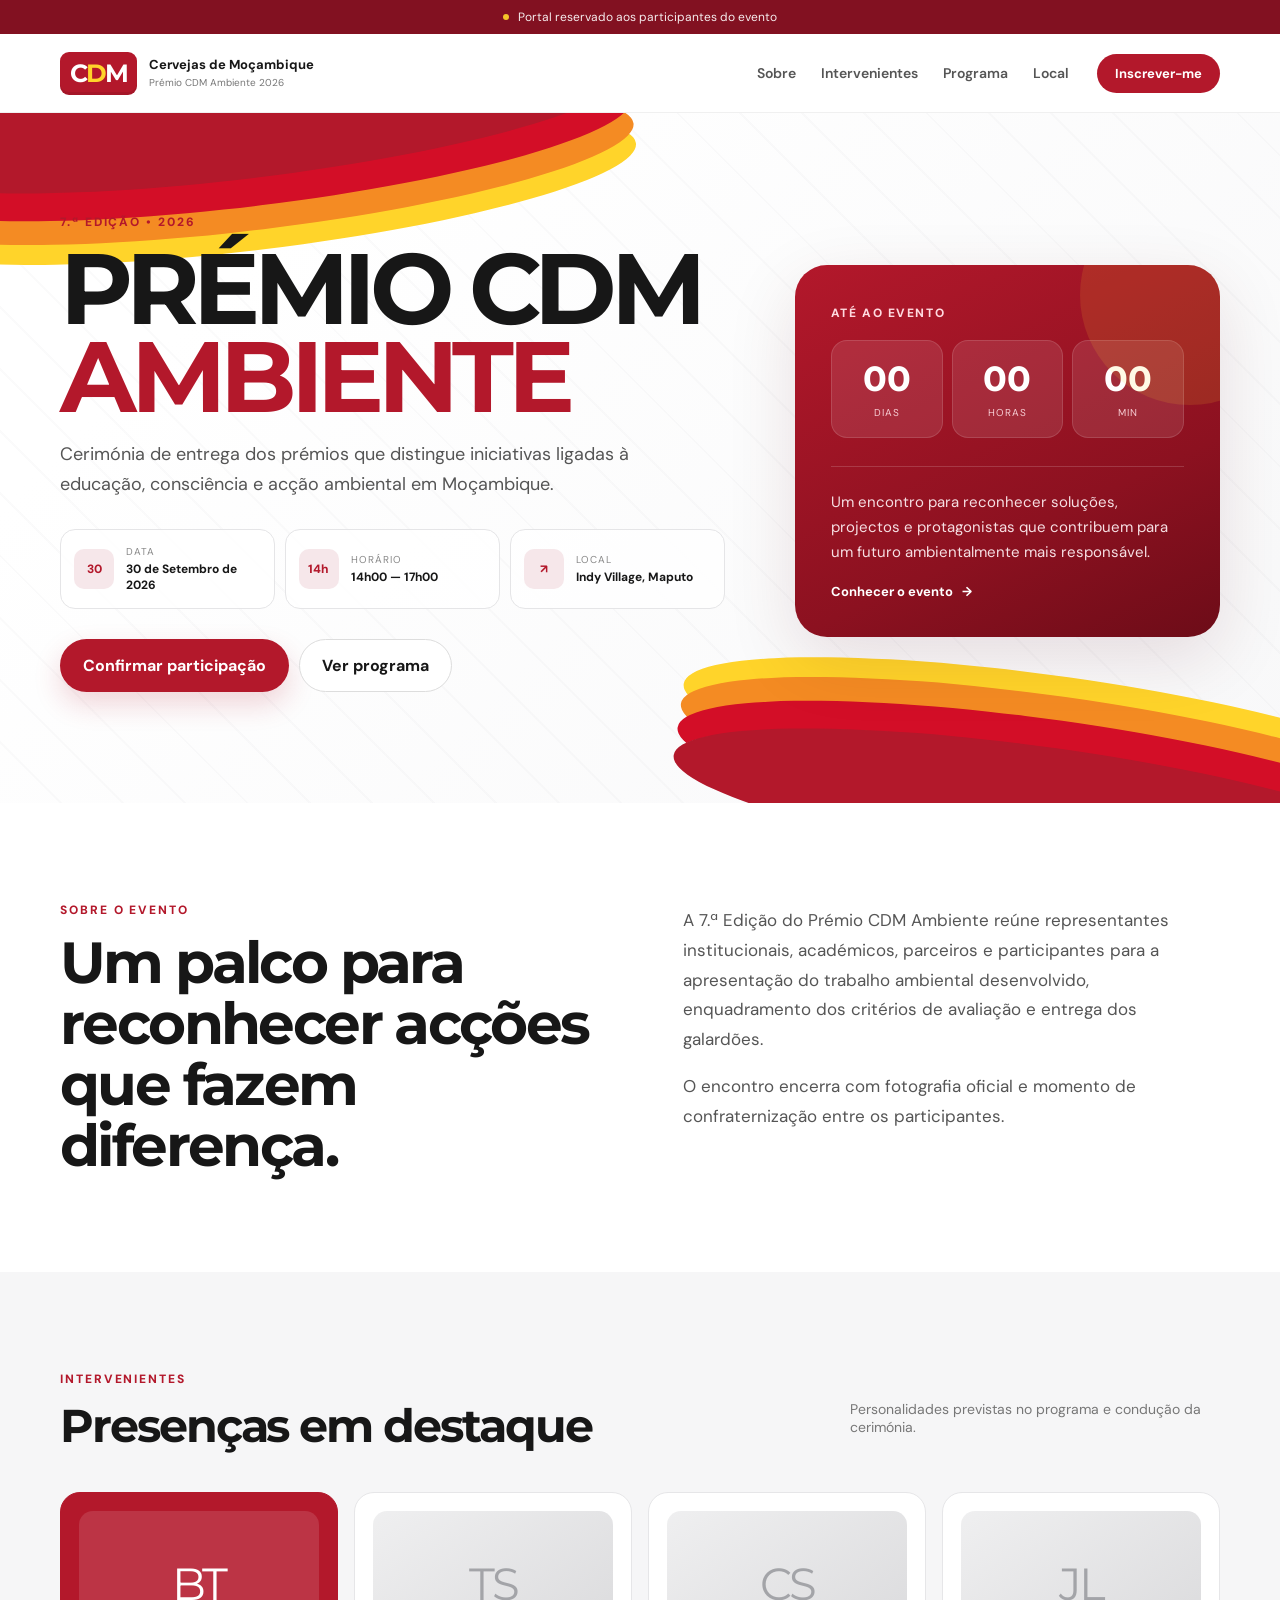
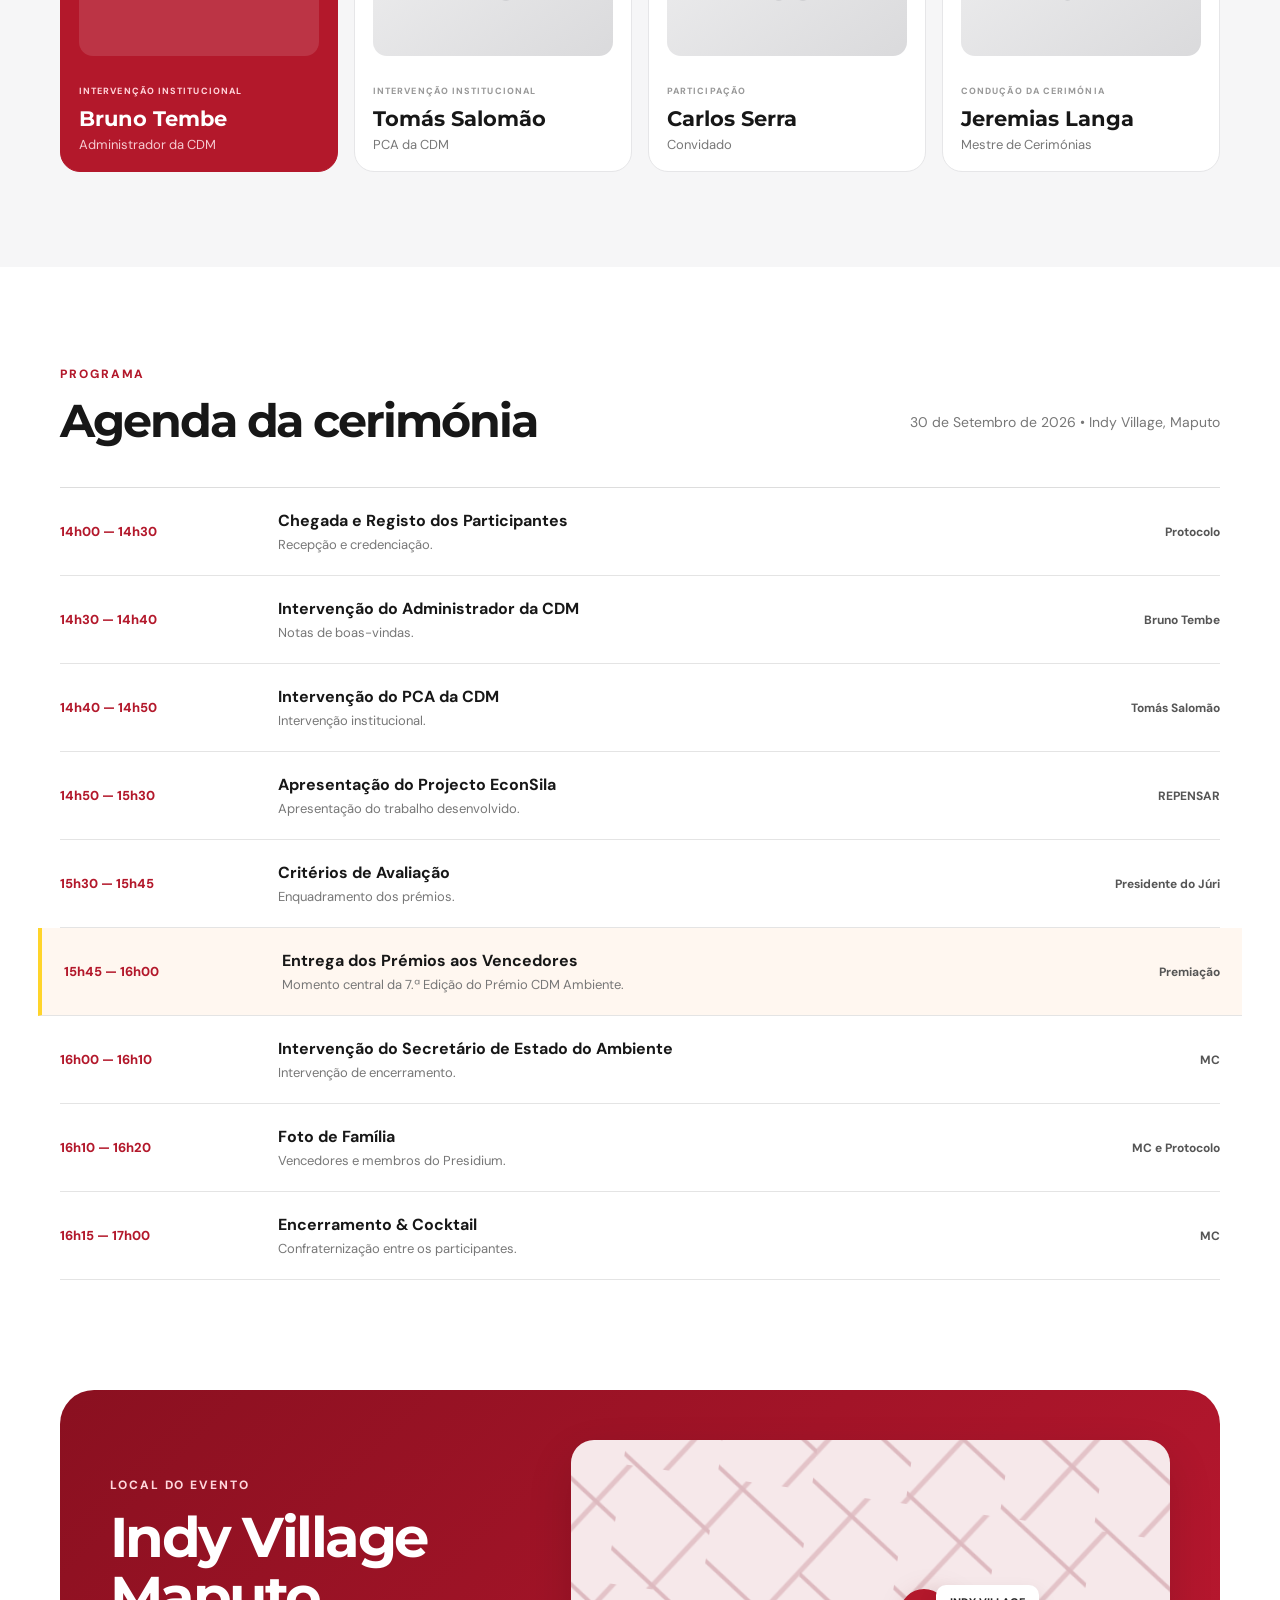
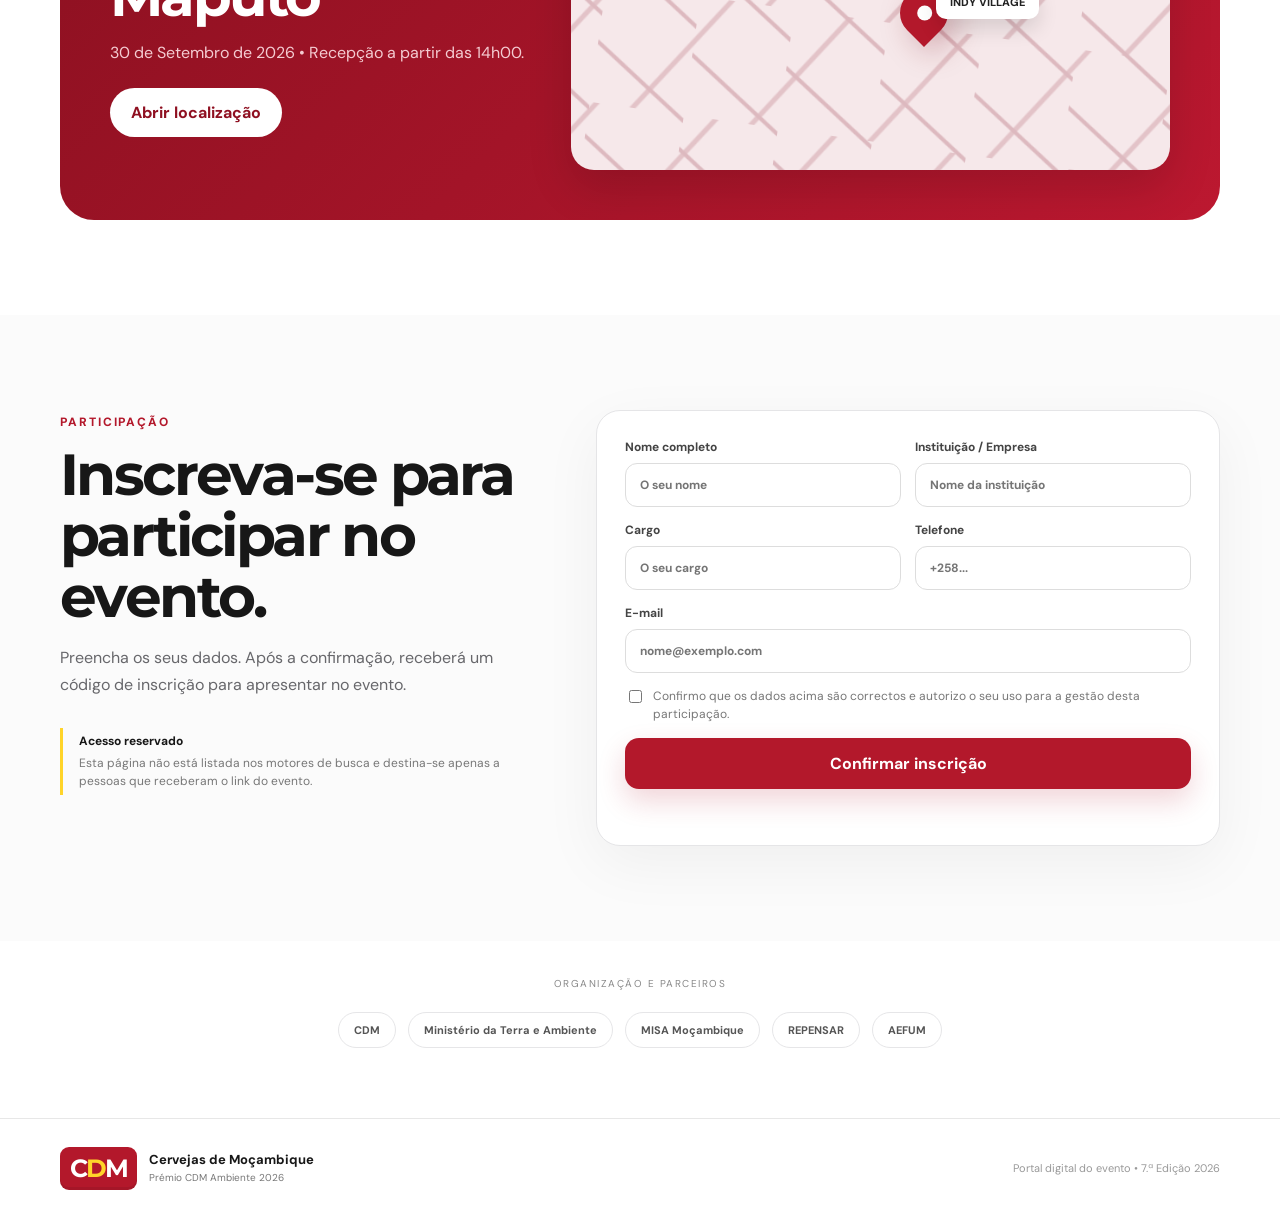
<file: index.html>
<!doctype html>
<html lang="pt">
<head>
  <meta charset="utf-8" />
  <meta name="viewport" content="width=device-width, initial-scale=1" />
  <meta name="robots" content="noindex,nofollow,noarchive,nosnippet" />
  <meta name="googlebot" content="noindex,nofollow" />
  <meta name="theme-color" content="#b8182b" />
  <title>Prémio CDM Ambiente — 7.ª Edição 2026</title>
  <meta name="description" content="Portal privado da 7.ª Edição do Prémio CDM Ambiente." />
  <link rel="preconnect" href="https://fonts.googleapis.com">
  <link rel="preconnect" href="https://fonts.gstatic.com" crossorigin>
  <link href="https://fonts.googleapis.com/css2?family=DM+Sans:wght@400;500;600;700&family=Montserrat:wght@600;700;800&display=swap" rel="stylesheet">
  <link rel="stylesheet" href="/styles.css" />
</head>
<body>
  <div class="privacy-strip">
    <div class="container privacy-inner">
      <span class="dot"></span>
      <span>Portal reservado aos participantes do evento</span>
    </div>
  </div>

  <header class="site-header">
    <div class="container nav">
      <a class="brand" href="#inicio" aria-label="CDM Ambiente">
        <span class="brand-mark"><b>C</b><b>D</b><b>M</b></span>
        <span class="brand-copy">
          <strong>Cervejas de Moçambique</strong>
          <small>Prémio CDM Ambiente 2026</small>
        </span>
      </a>
      <nav class="desktop-nav" aria-label="Navegação principal">
        <a href="#sobre">Sobre</a>
        <a href="#intervenientes">Intervenientes</a>
        <a href="#programa">Programa</a>
        <a href="#local">Local</a>
      </nav>
      <a class="btn btn-small" href="#inscricao">Inscrever-me</a>
    </div>
  </header>

  <main>
    <section class="hero" id="inicio">
      <div class="wave wave-top"></div>
      <div class="wave wave-bottom"></div>
      <div class="container hero-grid">
        <div class="hero-copy">
          <div class="eyebrow">7.ª EDIÇÃO • 2026</div>
          <h1>Prémio CDM<br><span>Ambiente</span></h1>
          <p class="hero-intro">Cerimónia de entrega dos prémios que distingue iniciativas ligadas à educação, consciência e acção ambiental em Moçambique.</p>
          <div class="event-meta">
            <div class="meta-card">
              <span class="meta-icon">30</span>
              <div><small>Data</small><strong>30 de Setembro de 2026</strong></div>
            </div>
            <div class="meta-card">
              <span class="meta-icon">14h</span>
              <div><small>Horário</small><strong>14h00 — 17h00</strong></div>
            </div>
            <div class="meta-card">
              <span class="meta-icon">↗</span>
              <div><small>Local</small><strong>Indy Village, Maputo</strong></div>
            </div>
          </div>
          <div class="hero-actions">
            <a class="btn btn-primary" href="#inscricao">Confirmar participação</a>
            <a class="btn btn-ghost" href="#programa">Ver programa</a>
          </div>
        </div>

        <aside class="hero-card" aria-label="Contagem decrescente">
          <span class="card-kicker">Até ao evento</span>
          <div class="countdown" id="countdown">
            <div><strong id="days">00</strong><span>dias</span></div>
            <div><strong id="hours">00</strong><span>horas</span></div>
            <div><strong id="minutes">00</strong><span>min</span></div>
          </div>
          <div class="hero-card-line"></div>
          <p>Um encontro para reconhecer soluções, projectos e protagonistas que contribuem para um futuro ambientalmente mais responsável.</p>
          <a class="text-link" href="#sobre">Conhecer o evento <span>→</span></a>
        </aside>
      </div>
    </section>

    <section class="section" id="sobre">
      <div class="container split">
        <div>
          <span class="section-label">Sobre o evento</span>
          <h2>Um palco para reconhecer acções que fazem diferença.</h2>
        </div>
        <div class="body-copy">
          <p>A 7.ª Edição do Prémio CDM Ambiente reúne representantes institucionais, académicos, parceiros e participantes para a apresentação do trabalho ambiental desenvolvido, enquadramento dos critérios de avaliação e entrega dos galardões.</p>
          <p>O encontro encerra com fotografia oficial e momento de confraternização entre os participantes.</p>
        </div>
      </div>
    </section>

    <section class="section section-soft" id="intervenientes">
      <div class="container">
        <div class="section-head">
          <div>
            <span class="section-label">Intervenientes</span>
            <h2>Presenças em destaque</h2>
          </div>
          <p>Personalidades previstas no programa e condução da cerimónia.</p>
        </div>

        <div class="people-grid">
          <article class="person featured">
            <div class="person-avatar">BT</div>
            <div class="person-info">
              <span>Intervenção institucional</span>
              <h3>Bruno Tembe</h3>
              <p>Administrador da CDM</p>
            </div>
          </article>
          <article class="person">
            <div class="person-avatar">TS</div>
            <div class="person-info">
              <span>Intervenção institucional</span>
              <h3>Tomás Salomão</h3>
              <p>PCA da CDM</p>
            </div>
          </article>
          <article class="person">
            <div class="person-avatar">CS</div>
            <div class="person-info">
              <span>Participação</span>
              <h3>Carlos Serra</h3>
              <p>Convidado</p>
            </div>
          </article>
          <article class="person">
            <div class="person-avatar">JL</div>
            <div class="person-info">
              <span>Condução da cerimónia</span>
              <h3>Jeremias Langa</h3>
              <p>Mestre de Cerimónias</p>
            </div>
          </article>
        </div>
      </div>
    </section>

    <section class="section programme-section" id="programa">
      <div class="container">
        <div class="section-head">
          <div>
            <span class="section-label">Programa</span>
            <h2>Agenda da cerimónia</h2>
          </div>
          <p>30 de Setembro de 2026 • Indy Village, Maputo</p>
        </div>

        <div class="timeline">
          <article class="timeline-item">
            <time>14h00 — 14h30</time>
            <div><h3>Chegada e Registo dos Participantes</h3><p>Recepção e credenciação.</p></div>
            <span class="responsible">Protocolo</span>
          </article>
          <article class="timeline-item">
            <time>14h30 — 14h40</time>
            <div><h3>Intervenção do Administrador da CDM</h3><p>Notas de boas-vindas.</p></div>
            <span class="responsible">Bruno Tembe</span>
          </article>
          <article class="timeline-item">
            <time>14h40 — 14h50</time>
            <div><h3>Intervenção do PCA da CDM</h3><p>Intervenção institucional.</p></div>
            <span class="responsible">Tomás Salomão</span>
          </article>
          <article class="timeline-item">
            <time>14h50 — 15h30</time>
            <div><h3>Apresentação do Projecto EconSila</h3><p>Apresentação do trabalho desenvolvido.</p></div>
            <span class="responsible">REPENSAR</span>
          </article>
          <article class="timeline-item">
            <time>15h30 — 15h45</time>
            <div><h3>Critérios de Avaliação</h3><p>Enquadramento dos prémios.</p></div>
            <span class="responsible">Presidente do Júri</span>
          </article>
          <article class="timeline-item highlight">
            <time>15h45 — 16h00</time>
            <div><h3>Entrega dos Prémios aos Vencedores</h3><p>Momento central da 7.ª Edição do Prémio CDM Ambiente.</p></div>
            <span class="responsible">Premiação</span>
          </article>
          <article class="timeline-item">
            <time>16h00 — 16h10</time>
            <div><h3>Intervenção do Secretário de Estado do Ambiente</h3><p>Intervenção de encerramento.</p></div>
            <span class="responsible">MC</span>
          </article>
          <article class="timeline-item">
            <time>16h10 — 16h20</time>
            <div><h3>Foto de Família</h3><p>Vencedores e membros do Presidium.</p></div>
            <span class="responsible">MC e Protocolo</span>
          </article>
          <article class="timeline-item">
            <time>16h15 — 17h00</time>
            <div><h3>Encerramento & Cocktail</h3><p>Confraternização entre os participantes.</p></div>
            <span class="responsible">MC</span>
          </article>
        </div>
      </div>
    </section>

    <section class="section location-section" id="local">
      <div class="container location-card">
        <div>
          <span class="section-label light">Local do evento</span>
          <h2>Indy Village<br>Maputo</h2>
          <p>30 de Setembro de 2026 • Recepção a partir das 14h00.</p>
          <a class="btn btn-light" target="_blank" rel="noopener noreferrer" href="https://www.google.com/maps/search/?api=1&query=Indy+Village+Maputo">Abrir localização</a>
        </div>
        <div class="map-visual" aria-hidden="true">
          <div class="map-grid"></div>
          <div class="pin"><span></span></div>
          <div class="map-label">INDY VILLAGE</div>
        </div>
      </div>
    </section>

    <section class="section registration" id="inscricao">
      <div class="container registration-grid">
        <div>
          <span class="section-label">Participação</span>
          <h2>Inscreva-se para participar no evento.</h2>
          <p>Preencha os seus dados. Após a confirmação, receberá um código de inscrição para apresentar no evento.</p>
          <div class="privacy-note">
            <strong>Acesso reservado</strong>
            <span>Esta página não está listada nos motores de busca e destina-se apenas a pessoas que receberam o link do evento.</span>
          </div>
        </div>

        <form class="registration-form" id="registrationForm">
          <div class="form-row">
            <label>Nome completo
              <input required name="name" autocomplete="name" placeholder="O seu nome" />
            </label>
            <label>Instituição / Empresa
              <input required name="company" autocomplete="organization" placeholder="Nome da instituição" />
            </label>
          </div>
          <div class="form-row">
            <label>Cargo
              <input name="role" autocomplete="organization-title" placeholder="O seu cargo" />
            </label>
            <label>Telefone
              <input required name="phone" autocomplete="tel" inputmode="tel" placeholder="+258..." />
            </label>
          </div>
          <label>E-mail
            <input required type="email" name="email" autocomplete="email" placeholder="nome@exemplo.com" />
          </label>
          <label class="consent">
            <input type="checkbox" required name="consent" />
            <span>Confirmo que os dados acima são correctos e autorizo o seu uso para a gestão desta participação.</span>
          </label>
          <button class="btn btn-primary btn-full" type="submit">Confirmar inscrição</button>
          <small class="form-status" id="formStatus" aria-live="polite"></small>
        </form>
      </div>
    </section>

    <section class="partners">
      <div class="container">
        <span>Organização e parceiros</span>
        <div class="partner-row">
          <strong>CDM</strong>
          <strong>Ministério da Terra e Ambiente</strong>
          <strong>MISA Moçambique</strong>
          <strong>REPENSAR</strong>
          <strong>AEFUM</strong>
        </div>
      </div>
    </section>
  </main>

  <div class="modal" id="successModal" aria-hidden="true">
    <div class="modal-backdrop" data-close-modal></div>
    <div class="modal-card" role="dialog" aria-modal="true" aria-labelledby="successTitle">
      <button class="modal-close" type="button" data-close-modal aria-label="Fechar">×</button>
      <div class="success-icon">✓</div>
      <span class="section-label">Inscrição registada</span>
      <h2 id="successTitle">Participação confirmada.</h2>
      <p>Guarde o seu código de inscrição.</p>
      <div class="registration-code" id="registrationCode">CDM-000000</div>
      <button class="btn btn-primary btn-full" type="button" data-close-modal>Concluir</button>
    </div>
  </div>

  <footer>
    <div class="container footer-inner">
      <div class="brand footer-brand">
        <span class="brand-mark"><b>C</b><b>D</b><b>M</b></span>
        <span class="brand-copy"><strong>Cervejas de Moçambique</strong><small>Prémio CDM Ambiente 2026</small></span>
      </div>
      <p>Portal digital do evento • 7.ª Edição 2026</p>
    </div>
  </footer>

  <script src="/app.js"></script>
</body>
</html>
</file>
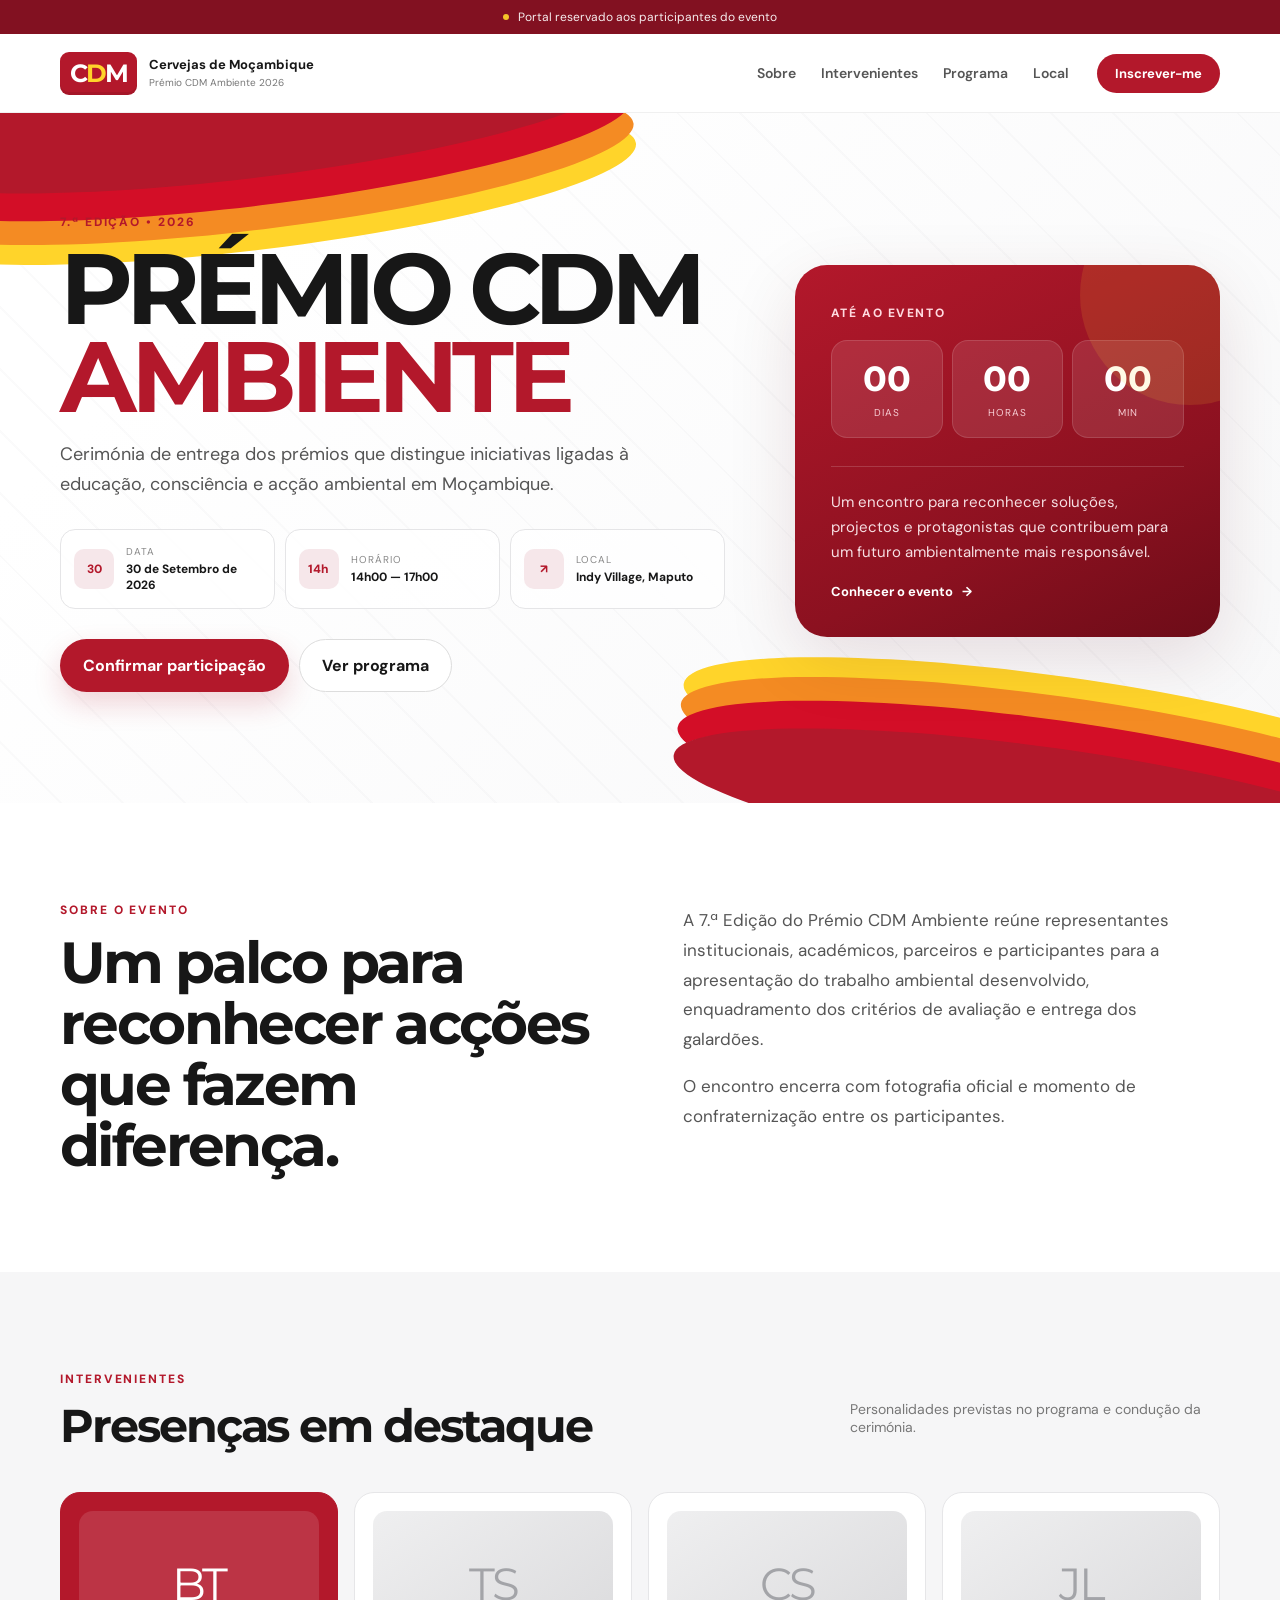
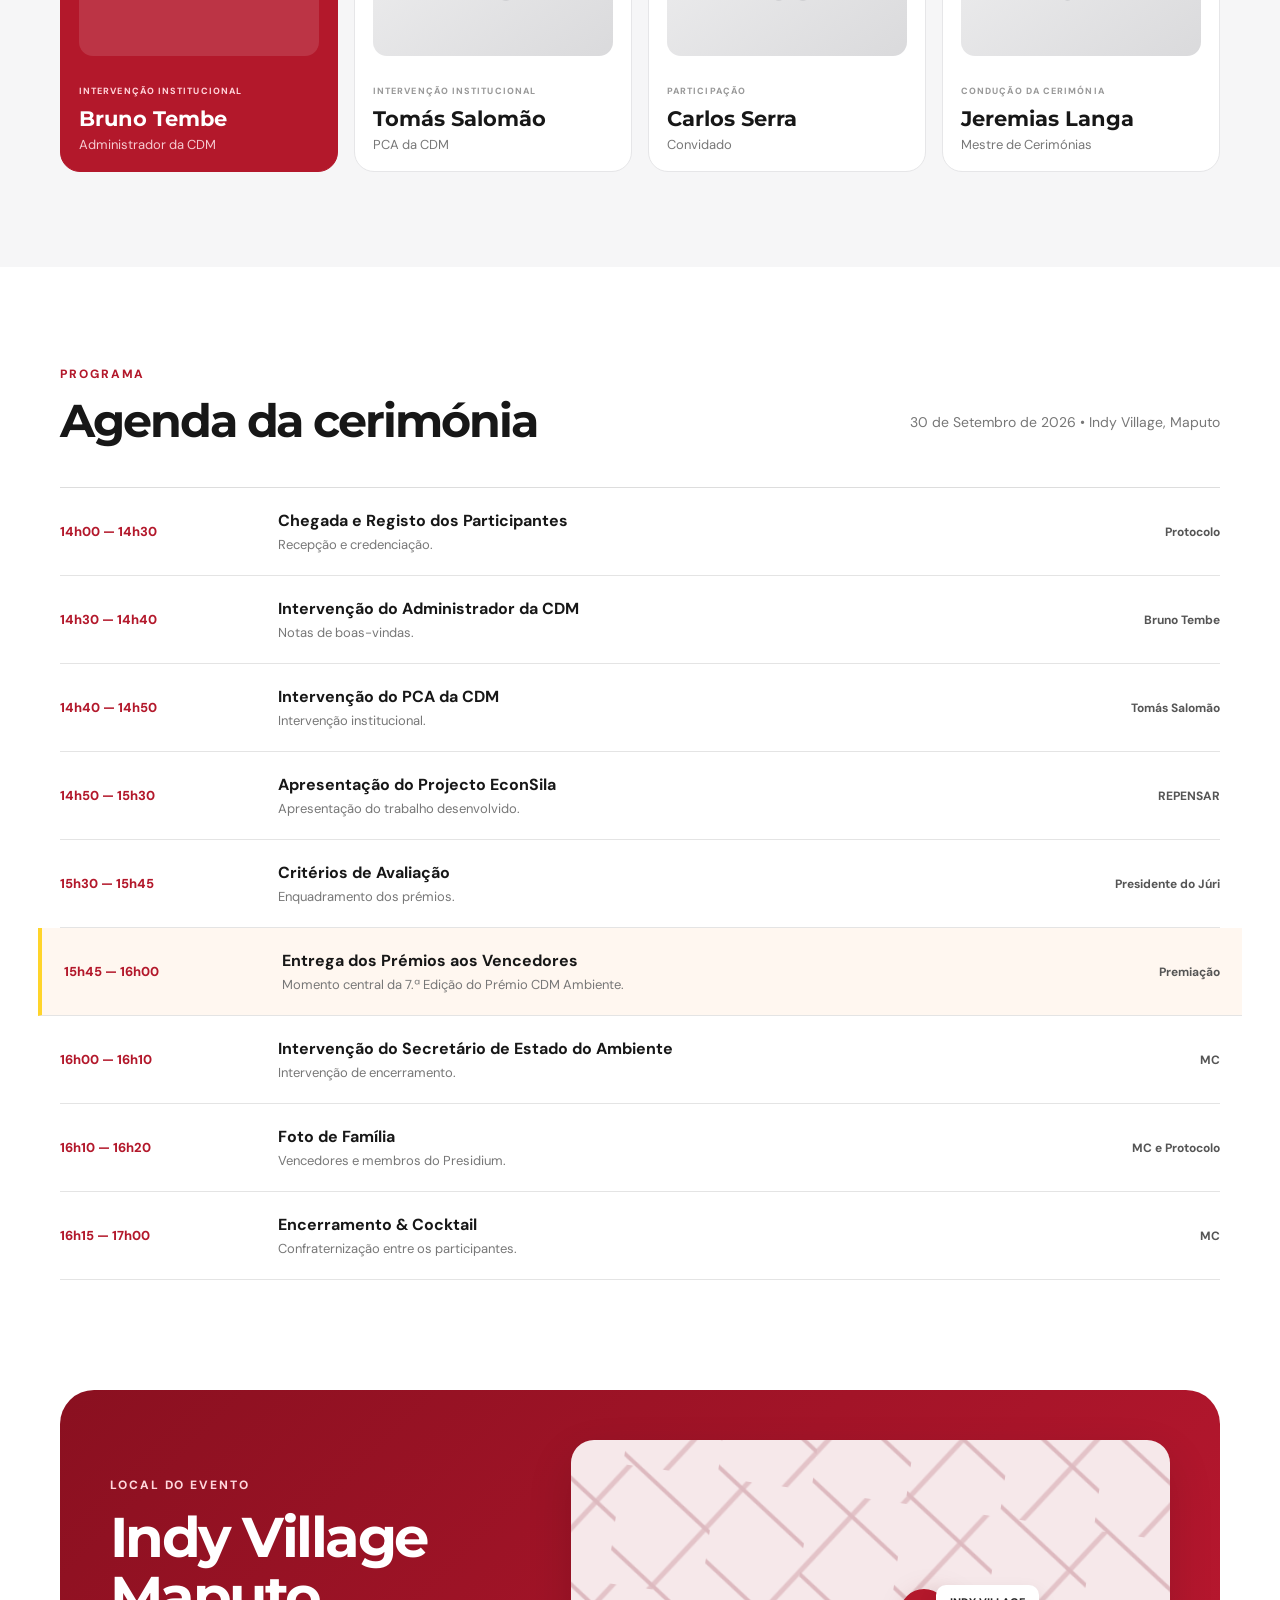
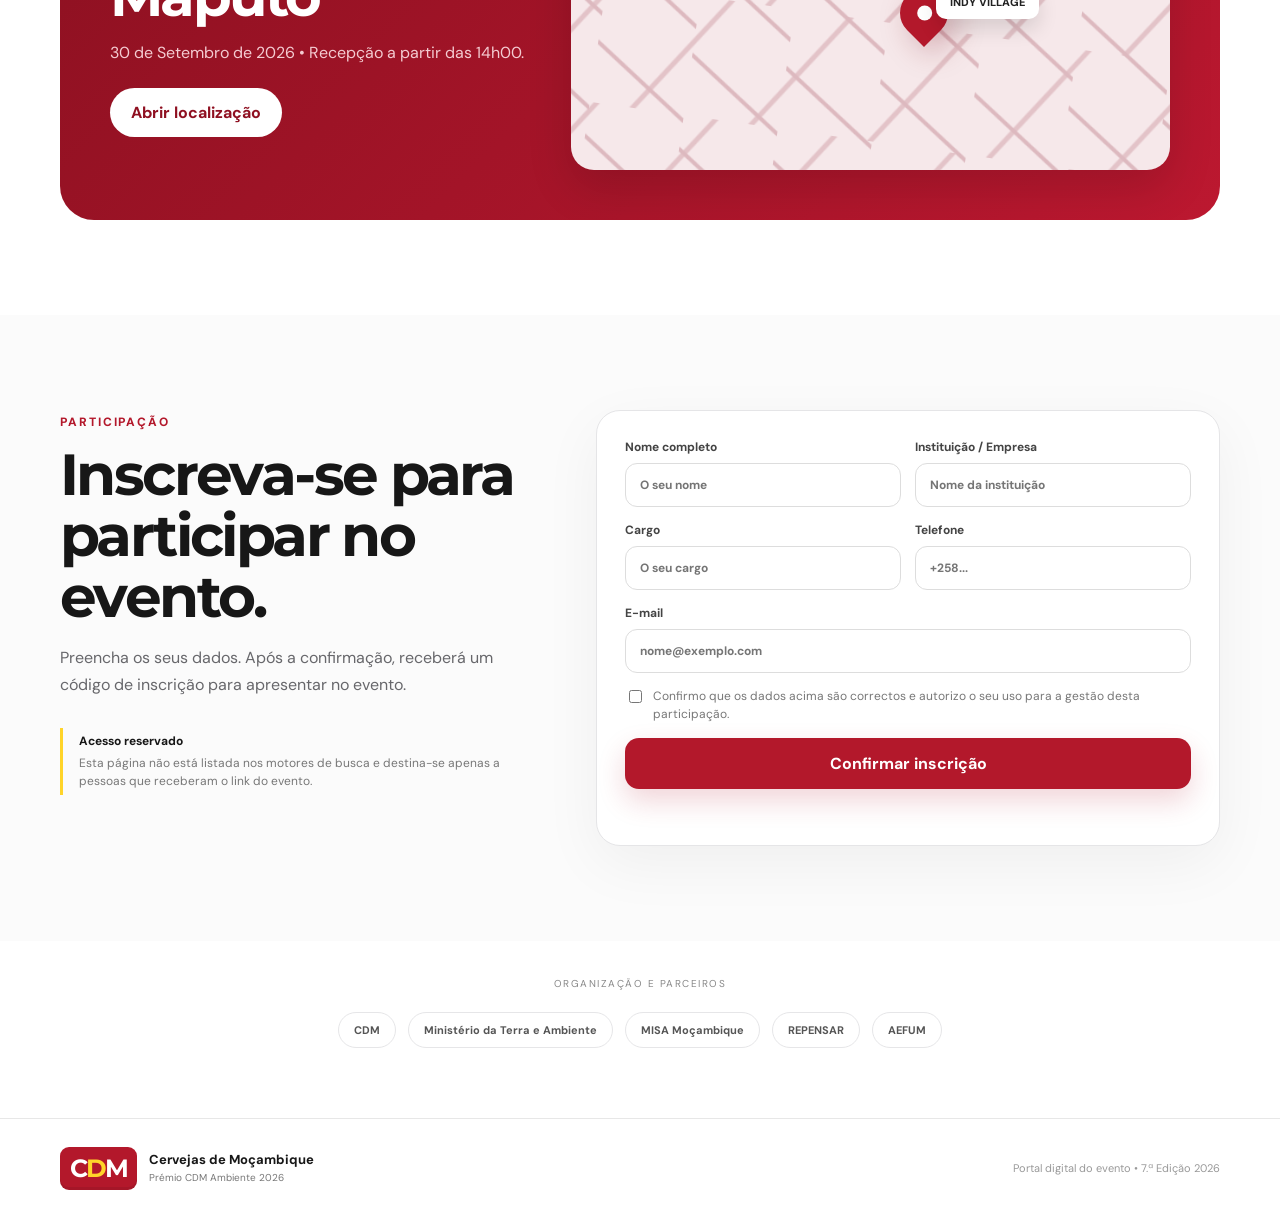
<file: vercel-bundle.html>
<!doctype html>
<html lang="pt">
<head>
  <meta charset="utf-8" />
  <meta name="viewport" content="width=device-width, initial-scale=1" />
  <meta name="robots" content="noindex,nofollow,noarchive,nosnippet" />
  <meta name="googlebot" content="noindex,nofollow" />
  <meta name="theme-color" content="#b8182b" />
  <title>Prémio CDM Ambiente — 7.ª Edição 2026</title>
  <meta name="description" content="Portal privado da 7.ª Edição do Prémio CDM Ambiente." />
  <link rel="preconnect" href="https://fonts.googleapis.com">
  <link rel="preconnect" href="https://fonts.gstatic.com" crossorigin>
  <link href="https://fonts.googleapis.com/css2?family=DM+Sans:wght@400;500;600;700&family=Montserrat:wght@600;700;800&display=swap" rel="stylesheet">
  <style>:root{
  --red:#b3182b;
  --red-dark:#8f1021;
  --red-deep:#6f0c19;
  --yellow:#ffd42a;
  --orange:#f48b23;
  --ink:#171717;
  --muted:#6f7178;
  --line:#e8e8ea;
  --soft:#f6f6f7;
  --white:#fff;
  --shadow:0 22px 70px rgba(85,12,24,.12);
  --radius:26px;
}
*{box-sizing:border-box}
html{scroll-behavior:smooth}
body{margin:0;font-family:"DM Sans",Arial,sans-serif;color:var(--ink);background:#fff}
body.modal-open{overflow:hidden}
a{text-decoration:none;color:inherit}
button,input{font:inherit}
.container{width:min(1160px,calc(100% - 36px));margin:auto}
.privacy-strip{background:#821121;color:#fff;font-size:12px}
.privacy-inner{height:34px;display:flex;align-items:center;justify-content:center;gap:9px;opacity:.92}
.dot{width:6px;height:6px;border-radius:50%;background:var(--yellow)}
.site-header{position:sticky;top:0;z-index:30;background:rgba(255,255,255,.92);backdrop-filter:blur(16px);border-bottom:1px solid rgba(0,0,0,.06)}
.nav{height:78px;display:flex;align-items:center;gap:28px}
.brand{display:flex;align-items:center;gap:12px;margin-right:auto}
.brand-mark{display:flex;align-items:center;justify-content:center;background:var(--red);color:#fff;border-radius:9px;height:43px;padding:0 10px;letter-spacing:-2px;font-family:Montserrat,sans-serif;font-size:25px;box-shadow:inset 0 -3px 0 rgba(0,0,0,.08)}
.brand-mark b:nth-child(2){color:var(--yellow)}
.brand-copy{display:flex;flex-direction:column;line-height:1.15}
.brand-copy strong{font-size:13px}
.brand-copy small{font-size:10px;color:#777;margin-top:4px}
.desktop-nav{display:flex;gap:25px;font-size:14px;font-weight:600;color:#555}
.desktop-nav a:hover{color:var(--red)}
.btn{border:0;display:inline-flex;align-items:center;justify-content:center;border-radius:999px;font-weight:700;transition:.2s ease;cursor:pointer}
.btn-small{padding:11px 18px;background:var(--red);color:#fff;font-size:13px}
.btn-primary{padding:15px 23px;background:var(--red);color:#fff;box-shadow:0 12px 28px rgba(179,24,43,.18)}
.btn-primary:hover{background:var(--red-dark);transform:translateY(-1px)}
.btn-ghost{padding:15px 22px;border:1px solid #ddd;background:#fff}
.btn-light{padding:14px 21px;background:#fff;color:var(--red-dark)}
.btn-full{width:100%;border-radius:14px}
.hero{position:relative;overflow:hidden;background:linear-gradient(135deg,#fff 20%,#f8f8f9 100%);min-height:690px;display:flex;align-items:center}
.hero:after{content:"";position:absolute;inset:0;background:repeating-linear-gradient(45deg,transparent 0 42px,rgba(130,130,140,.035) 42px 44px);pointer-events:none}
.wave{position:absolute;width:760px;height:120px;border-radius:50%;transform:rotate(-7deg);z-index:1}
.wave:before,.wave:after{content:"";position:absolute;border-radius:inherit;inset:18px 0 auto;height:24px}
.wave-top{background:var(--red);top:-55px;left:-130px;box-shadow:0 28px 0 #d30e27,0 52px 0 var(--orange),0 72px 0 var(--yellow)}
.wave-bottom{background:var(--red);right:-150px;bottom:-65px;transform:rotate(8deg);box-shadow:0 -28px 0 #d30e27,0 -52px 0 var(--orange),0 -72px 0 var(--yellow)}
.hero-grid{position:relative;z-index:4;display:grid;grid-template-columns:1.22fr .78fr;gap:70px;align-items:center;padding:96px 0 110px}
.eyebrow,.section-label{display:inline-block;color:var(--red);font-size:12px;font-weight:800;letter-spacing:.16em;text-transform:uppercase}
.hero h1{font-family:Montserrat,sans-serif;margin:13px 0 20px;font-size:clamp(58px,8vw,100px);letter-spacing:-.065em;line-height:.88;text-transform:uppercase}
.hero h1 span{color:var(--red)}
.hero-intro{font-size:18px;line-height:1.65;color:#555;max-width:650px;margin:0 0 30px}
.event-meta{display:grid;grid-template-columns:repeat(3,1fr);gap:10px;margin:30px 0}
.meta-card{display:flex;gap:12px;align-items:center;padding:15px 13px;border:1px solid #e5e5e7;background:rgba(255,255,255,.84);border-radius:15px}
.meta-icon{width:40px;height:40px;border-radius:10px;background:#f6e7ea;color:var(--red);display:grid;place-items:center;font-weight:800;font-size:12px;flex:0 0 auto}
.meta-card div{display:flex;flex-direction:column;gap:3px}
.meta-card small{font-size:10px;color:#888;text-transform:uppercase;letter-spacing:.1em}
.meta-card strong{font-size:12px}
.hero-actions{display:flex;gap:10px;flex-wrap:wrap}
.hero-card{background:linear-gradient(155deg,var(--red) 0%,#8c1120 65%,#6d0c18 100%);color:#fff;border-radius:32px;padding:36px;box-shadow:var(--shadow);position:relative;overflow:hidden}
.hero-card:before{content:"";position:absolute;width:220px;height:220px;border-radius:50%;background:rgba(255,212,42,.12);right:-80px;top:-80px}
.card-kicker{font-size:12px;text-transform:uppercase;letter-spacing:.13em;font-weight:800;color:#ffd9df}
.countdown{display:grid;grid-template-columns:repeat(3,1fr);gap:9px;margin:18px 0 28px}
.countdown div{background:rgba(255,255,255,.1);border:1px solid rgba(255,255,255,.13);border-radius:16px;padding:16px 9px;text-align:center}
.countdown strong{display:block;font-family:Montserrat,sans-serif;font-size:35px}
.countdown span{font-size:10px;text-transform:uppercase;letter-spacing:.1em;color:#f7ced4}
.hero-card-line{height:1px;background:rgba(255,255,255,.16);margin-bottom:23px}
.hero-card p{font-size:15px;line-height:1.65;color:#f6dfe3}
.text-link{display:inline-flex;gap:9px;align-items:center;font-size:13px;font-weight:700;color:#fff}
.section{padding:95px 0}
.split{display:grid;grid-template-columns:1fr 1fr;gap:85px}
.section h2{font-family:Montserrat,sans-serif;font-size:clamp(34px,4.6vw,58px);line-height:1.05;letter-spacing:-.045em;margin:14px 0 0}
.body-copy{font-size:17px;line-height:1.75;color:#555}
.body-copy p:first-child{margin-top:8px}
.section-soft{background:var(--soft)}
.section-head{display:flex;align-items:end;justify-content:space-between;gap:30px;margin-bottom:42px}
.section-head h2{font-size:46px}
.section-head p{max-width:370px;color:#777;font-size:14px}
.people-grid{display:grid;grid-template-columns:repeat(4,1fr);gap:16px}
.person{background:#fff;border:1px solid #e6e6e8;border-radius:20px;padding:18px;min-height:280px;display:flex;flex-direction:column;justify-content:space-between;transition:.2s}
.person:hover{transform:translateY(-3px);box-shadow:0 18px 50px rgba(0,0,0,.07)}
.person.featured{background:var(--red);color:#fff;border-color:var(--red)}
.person-avatar{height:145px;border-radius:14px;background:linear-gradient(145deg,#efeff0,#dadadc);display:grid;place-items:center;font-family:Montserrat,sans-serif;font-size:45px;color:#a3a4a8;letter-spacing:-.06em}
.featured .person-avatar{background:rgba(255,255,255,.12);color:#fff}
.person-info span{font-size:9px;letter-spacing:.12em;text-transform:uppercase;font-weight:800;color:#999}
.featured .person-info span{color:#ffd3d9}
.person h3{font-family:Montserrat,sans-serif;font-size:21px;margin:7px 0 5px}
.person p{margin:0;font-size:13px;color:#777}
.featured p{color:#f6cbd1}
.programme-section{padding-bottom:110px}
.timeline{border-top:1px solid #ddd}
.timeline-item{display:grid;grid-template-columns:190px 1fr 180px;gap:28px;align-items:center;padding:22px 0;border-bottom:1px solid #e4e4e4}
.timeline-item time{font-size:13px;font-weight:800;color:var(--red)}
.timeline-item h3{font-size:16px;margin:0 0 5px}
.timeline-item p{margin:0;color:#777;font-size:13px}
.responsible{text-align:right;font-size:12px;font-weight:700;color:#555}
.timeline-item.highlight{background:#fff7f0;margin:0 -22px;padding-left:22px;padding-right:22px;border-left:4px solid var(--yellow)}
.location-section{padding-top:0}
.location-card{background:linear-gradient(135deg,#8a1020,#bc1830);color:#fff;border-radius:34px;padding:50px;display:grid;grid-template-columns:.82fr 1.18fr;gap:44px;align-items:center;overflow:hidden;position:relative}
.section-label.light{color:#ffd6dc}
.location-card h2{font-size:56px;margin:14px 0 15px}
.location-card p{color:#f4cbd1;margin-bottom:25px}
.map-visual{height:330px;border-radius:23px;background:#f6e8ea;position:relative;overflow:hidden;box-shadow:0 18px 45px rgba(0,0,0,.14)}
.map-grid{position:absolute;inset:-60px;background:linear-gradient(35deg,transparent 48%,#ddb9bf 49% 51%,transparent 52%),linear-gradient(125deg,transparent 48%,#e3c3c8 49% 51%,transparent 52%);background-size:95px 95px,120px 120px;transform:rotate(8deg)}
.pin{position:absolute;left:55%;top:45%;width:48px;height:48px;border-radius:50% 50% 50% 0;background:var(--red);transform:rotate(-45deg);box-shadow:0 12px 30px rgba(120,0,20,.25)}
.pin span{position:absolute;width:15px;height:15px;border-radius:50%;background:#fff;left:17px;top:17px}
.map-label{position:absolute;left:calc(55% + 36px);top:44%;background:#fff;color:#222;padding:10px 14px;border-radius:10px;font-size:11px;font-weight:800;box-shadow:0 10px 20px rgba(0,0,0,.12)}
.registration{background:#fbfbfb}
.registration-grid{display:grid;grid-template-columns:.85fr 1.15fr;gap:75px;align-items:start}
.registration-grid>div>p{font-size:16px;line-height:1.7;color:#67676b;max-width:500px}
.privacy-note{margin-top:30px;border-left:3px solid var(--yellow);padding:5px 0 5px 16px;display:flex;flex-direction:column;gap:5px}
.privacy-note strong{font-size:12px}
.privacy-note span{font-size:12px;color:#777;line-height:1.5}
.registration-form{background:#fff;border:1px solid #e5e5e7;border-radius:24px;padding:28px;box-shadow:0 18px 60px rgba(0,0,0,.05)}
.form-row{display:grid;grid-template-columns:1fr 1fr;gap:14px}
label{display:flex;flex-direction:column;gap:8px;font-size:12px;font-weight:700;color:#444;margin-bottom:15px}
input{width:100%;border:1px solid #ddd;border-radius:12px;padding:13px 14px;outline:0;background:#fff}
input:focus{border-color:var(--red);box-shadow:0 0 0 3px rgba(179,24,43,.08)}
.consent{flex-direction:row;align-items:flex-start;font-weight:400;color:#777;line-height:1.45}
.consent input{width:auto;margin-top:2px}
.form-status{display:block;text-align:center;margin-top:10px;min-height:18px;color:#777}
.partners{padding:36px 0 70px}
.partners>.container>span{display:block;text-align:center;color:#888;font-size:10px;text-transform:uppercase;letter-spacing:.15em;margin-bottom:22px}
.partner-row{display:flex;justify-content:center;flex-wrap:wrap;gap:12px}
.partner-row strong{border:1px solid #e6e6e8;border-radius:999px;padding:10px 15px;font-size:11px;color:#555;background:#fff}
footer{border-top:1px solid #e7e7e7;padding:28px 0}
.footer-inner{display:flex;align-items:center;justify-content:space-between;gap:25px}
footer p{font-size:11px;color:#999}
.modal{position:fixed;inset:0;z-index:99;display:none;align-items:center;justify-content:center;padding:20px}
.modal.active{display:flex}
.modal-backdrop{position:absolute;inset:0;background:rgba(15,15,17,.62);backdrop-filter:blur(4px)}
.modal-card{position:relative;z-index:1;width:min(440px,100%);background:#fff;border-radius:26px;padding:34px;text-align:center;box-shadow:0 30px 100px rgba(0,0,0,.25)}
.modal-close{position:absolute;right:15px;top:12px;border:0;background:none;font-size:27px;color:#777;cursor:pointer}
.success-icon{width:62px;height:62px;border-radius:50%;display:grid;place-items:center;background:#e9f7ec;color:#1f8c38;font-size:28px;margin:0 auto 18px}
.modal-card h2{font-size:32px;margin:10px 0}
.modal-card p{color:#777}
.registration-code{background:#f5f5f6;border:1px dashed #bbb;border-radius:14px;padding:16px;margin:18px 0 22px;font-family:Montserrat,sans-serif;font-size:22px;letter-spacing:.08em;color:var(--red)}
@media(max-width:900px){
  .desktop-nav{display:none}
  .hero{min-height:auto}
  .hero-grid,.split,.registration-grid,.location-card{grid-template-columns:1fr}
  .hero-grid{padding:80px 0 95px;gap:35px}
  .event-meta{grid-template-columns:1fr}
  .people-grid{grid-template-columns:1fr 1fr}
  .timeline-item{grid-template-columns:140px 1fr}
  .responsible{grid-column:2;text-align:left}
  .location-card{padding:32px}
}
@media(max-width:620px){
  .container{width:min(100% - 24px,1160px)}
  .privacy-inner{font-size:10px}
  .nav{height:66px}
  .brand-copy{display:none}
  .btn-small{padding:10px 14px}
  .hero-grid{padding-top:63px}
  .hero h1{font-size:56px}
  .hero-intro{font-size:15px}
  .hero-card{padding:25px;border-radius:22px}
  .countdown strong{font-size:28px}
  .section{padding:70px 0}
  .split{gap:22px}
  .section h2,.section-head h2{font-size:34px}
  .section-head{display:block}
  .section-head p{margin-top:12px}
  .people-grid{grid-template-columns:1fr}
  .person{min-height:210px}
  .person-avatar{height:110px}
  .timeline-item{grid-template-columns:1fr;gap:7px;padding:18px 0}
  .responsible{grid-column:1;text-align:left}
  .timeline-item.highlight{margin:0 -12px;padding:18px 12px}
  .location-card{border-radius:23px;padding:27px 22px}
  .location-card h2{font-size:42px}
  .map-visual{height:235px}
  .registration-grid{gap:32px}
  .registration-form{padding:19px;border-radius:18px}
  .form-row{grid-template-columns:1fr;gap:0}
  .footer-inner{flex-direction:column;align-items:flex-start}
}
</style>
</head>
<body>
  <div class="privacy-strip">
    <div class="container privacy-inner">
      <span class="dot"></span>
      <span>Portal reservado aos participantes do evento</span>
    </div>
  </div>

  <header class="site-header">
    <div class="container nav">
      <a class="brand" href="#inicio" aria-label="CDM Ambiente">
        <span class="brand-mark"><b>C</b><b>D</b><b>M</b></span>
        <span class="brand-copy">
          <strong>Cervejas de Moçambique</strong>
          <small>Prémio CDM Ambiente 2026</small>
        </span>
      </a>
      <nav class="desktop-nav" aria-label="Navegação principal">
        <a href="#sobre">Sobre</a>
        <a href="#intervenientes">Intervenientes</a>
        <a href="#programa">Programa</a>
        <a href="#local">Local</a>
      </nav>
      <a class="btn btn-small" href="#inscricao">Inscrever-me</a>
    </div>
  </header>

  <main>
    <section class="hero" id="inicio">
      <div class="wave wave-top"></div>
      <div class="wave wave-bottom"></div>
      <div class="container hero-grid">
        <div class="hero-copy">
          <div class="eyebrow">7.ª EDIÇÃO • 2026</div>
          <h1>Prémio CDM<br><span>Ambiente</span></h1>
          <p class="hero-intro">Cerimónia de entrega dos prémios que distingue iniciativas ligadas à educação, consciência e acção ambiental em Moçambique.</p>
          <div class="event-meta">
            <div class="meta-card">
              <span class="meta-icon">30</span>
              <div><small>Data</small><strong>30 de Setembro de 2026</strong></div>
            </div>
            <div class="meta-card">
              <span class="meta-icon">14h</span>
              <div><small>Horário</small><strong>14h00 — 17h00</strong></div>
            </div>
            <div class="meta-card">
              <span class="meta-icon">↗</span>
              <div><small>Local</small><strong>Indy Village, Maputo</strong></div>
            </div>
          </div>
          <div class="hero-actions">
            <a class="btn btn-primary" href="#inscricao">Confirmar participação</a>
            <a class="btn btn-ghost" href="#programa">Ver programa</a>
          </div>
        </div>

        <aside class="hero-card" aria-label="Contagem decrescente">
          <span class="card-kicker">Até ao evento</span>
          <div class="countdown" id="countdown">
            <div><strong id="days">00</strong><span>dias</span></div>
            <div><strong id="hours">00</strong><span>horas</span></div>
            <div><strong id="minutes">00</strong><span>min</span></div>
          </div>
          <div class="hero-card-line"></div>
          <p>Um encontro para reconhecer soluções, projectos e protagonistas que contribuem para um futuro ambientalmente mais responsável.</p>
          <a class="text-link" href="#sobre">Conhecer o evento <span>→</span></a>
        </aside>
      </div>
    </section>

    <section class="section" id="sobre">
      <div class="container split">
        <div>
          <span class="section-label">Sobre o evento</span>
          <h2>Um palco para reconhecer acções que fazem diferença.</h2>
        </div>
        <div class="body-copy">
          <p>A 7.ª Edição do Prémio CDM Ambiente reúne representantes institucionais, académicos, parceiros e participantes para a apresentação do trabalho ambiental desenvolvido, enquadramento dos critérios de avaliação e entrega dos galardões.</p>
          <p>O encontro encerra com fotografia oficial e momento de confraternização entre os participantes.</p>
        </div>
      </div>
    </section>

    <section class="section section-soft" id="intervenientes">
      <div class="container">
        <div class="section-head">
          <div>
            <span class="section-label">Intervenientes</span>
            <h2>Presenças em destaque</h2>
          </div>
          <p>Personalidades previstas no programa e condução da cerimónia.</p>
        </div>

        <div class="people-grid">
          <article class="person featured">
            <div class="person-avatar">BT</div>
            <div class="person-info">
              <span>Intervenção institucional</span>
              <h3>Bruno Tembe</h3>
              <p>Administrador da CDM</p>
            </div>
          </article>
          <article class="person">
            <div class="person-avatar">TS</div>
            <div class="person-info">
              <span>Intervenção institucional</span>
              <h3>Tomás Salomão</h3>
              <p>PCA da CDM</p>
            </div>
          </article>
          <article class="person">
            <div class="person-avatar">CS</div>
            <div class="person-info">
              <span>Participação</span>
              <h3>Carlos Serra</h3>
              <p>Convidado</p>
            </div>
          </article>
          <article class="person">
            <div class="person-avatar">JL</div>
            <div class="person-info">
              <span>Condução da cerimónia</span>
              <h3>Jeremias Langa</h3>
              <p>Mestre de Cerimónias</p>
            </div>
          </article>
        </div>
      </div>
    </section>

    <section class="section programme-section" id="programa">
      <div class="container">
        <div class="section-head">
          <div>
            <span class="section-label">Programa</span>
            <h2>Agenda da cerimónia</h2>
          </div>
          <p>30 de Setembro de 2026 • Indy Village, Maputo</p>
        </div>

        <div class="timeline">
          <article class="timeline-item">
            <time>14h00 — 14h30</time>
            <div><h3>Chegada e Registo dos Participantes</h3><p>Recepção e credenciação.</p></div>
            <span class="responsible">Protocolo</span>
          </article>
          <article class="timeline-item">
            <time>14h30 — 14h40</time>
            <div><h3>Intervenção do Administrador da CDM</h3><p>Notas de boas-vindas.</p></div>
            <span class="responsible">Bruno Tembe</span>
          </article>
          <article class="timeline-item">
            <time>14h40 — 14h50</time>
            <div><h3>Intervenção do PCA da CDM</h3><p>Intervenção institucional.</p></div>
            <span class="responsible">Tomás Salomão</span>
          </article>
          <article class="timeline-item">
            <time>14h50 — 15h30</time>
            <div><h3>Apresentação do Projecto EconSila</h3><p>Apresentação do trabalho desenvolvido.</p></div>
            <span class="responsible">REPENSAR</span>
          </article>
          <article class="timeline-item">
            <time>15h30 — 15h45</time>
            <div><h3>Critérios de Avaliação</h3><p>Enquadramento dos prémios.</p></div>
            <span class="responsible">Presidente do Júri</span>
          </article>
          <article class="timeline-item highlight">
            <time>15h45 — 16h00</time>
            <div><h3>Entrega dos Prémios aos Vencedores</h3><p>Momento central da 7.ª Edição do Prémio CDM Ambiente.</p></div>
            <span class="responsible">Premiação</span>
          </article>
          <article class="timeline-item">
            <time>16h00 — 16h10</time>
            <div><h3>Intervenção do Secretário de Estado do Ambiente</h3><p>Intervenção de encerramento.</p></div>
            <span class="responsible">MC</span>
          </article>
          <article class="timeline-item">
            <time>16h10 — 16h20</time>
            <div><h3>Foto de Família</h3><p>Vencedores e membros do Presidium.</p></div>
            <span class="responsible">MC e Protocolo</span>
          </article>
          <article class="timeline-item">
            <time>16h15 — 17h00</time>
            <div><h3>Encerramento & Cocktail</h3><p>Confraternização entre os participantes.</p></div>
            <span class="responsible">MC</span>
          </article>
        </div>
      </div>
    </section>

    <section class="section location-section" id="local">
      <div class="container location-card">
        <div>
          <span class="section-label light">Local do evento</span>
          <h2>Indy Village<br>Maputo</h2>
          <p>30 de Setembro de 2026 • Recepção a partir das 14h00.</p>
          <a class="btn btn-light" target="_blank" rel="noopener noreferrer" href="https://www.google.com/maps/search/?api=1&query=Indy+Village+Maputo">Abrir localização</a>
        </div>
        <div class="map-visual" aria-hidden="true">
          <div class="map-grid"></div>
          <div class="pin"><span></span></div>
          <div class="map-label">INDY VILLAGE</div>
        </div>
      </div>
    </section>

    <section class="section registration" id="inscricao">
      <div class="container registration-grid">
        <div>
          <span class="section-label">Participação</span>
          <h2>Inscreva-se para participar no evento.</h2>
          <p>Preencha os seus dados. Após a confirmação, receberá um código de inscrição para apresentar no evento.</p>
          <div class="privacy-note">
            <strong>Acesso reservado</strong>
            <span>Esta página não está listada nos motores de busca e destina-se apenas a pessoas que receberam o link do evento.</span>
          </div>
        </div>

        <form class="registration-form" id="registrationForm">
          <div class="form-row">
            <label>Nome completo
              <input required name="name" autocomplete="name" placeholder="O seu nome" />
            </label>
            <label>Instituição / Empresa
              <input required name="company" autocomplete="organization" placeholder="Nome da instituição" />
            </label>
          </div>
          <div class="form-row">
            <label>Cargo
              <input name="role" autocomplete="organization-title" placeholder="O seu cargo" />
            </label>
            <label>Telefone
              <input required name="phone" autocomplete="tel" inputmode="tel" placeholder="+258..." />
            </label>
          </div>
          <label>E-mail
            <input required type="email" name="email" autocomplete="email" placeholder="nome@exemplo.com" />
          </label>
          <label class="consent">
            <input type="checkbox" required name="consent" />
            <span>Confirmo que os dados acima são correctos e autorizo o seu uso para a gestão desta participação.</span>
          </label>
          <button class="btn btn-primary btn-full" type="submit">Confirmar inscrição</button>
          <small class="form-status" id="formStatus" aria-live="polite"></small>
        </form>
      </div>
    </section>

    <section class="partners">
      <div class="container">
        <span>Organização e parceiros</span>
        <div class="partner-row">
          <strong>CDM</strong>
          <strong>Ministério da Terra e Ambiente</strong>
          <strong>MISA Moçambique</strong>
          <strong>REPENSAR</strong>
          <strong>AEFUM</strong>
        </div>
      </div>
    </section>
  </main>

  <div class="modal" id="successModal" aria-hidden="true">
    <div class="modal-backdrop" data-close-modal></div>
    <div class="modal-card" role="dialog" aria-modal="true" aria-labelledby="successTitle">
      <button class="modal-close" type="button" data-close-modal aria-label="Fechar">×</button>
      <div class="success-icon">✓</div>
      <span class="section-label">Inscrição registada</span>
      <h2 id="successTitle">Participação confirmada.</h2>
      <p>Guarde o seu código de inscrição.</p>
      <div class="registration-code" id="registrationCode">CDM-000000</div>
      <button class="btn btn-primary btn-full" type="button" data-close-modal>Concluir</button>
    </div>
  </div>

  <footer>
    <div class="container footer-inner">
      <div class="brand footer-brand">
        <span class="brand-mark"><b>C</b><b>D</b><b>M</b></span>
        <span class="brand-copy"><strong>Cervejas de Moçambique</strong><small>Prémio CDM Ambiente 2026</small></span>
      </div>
      <p>Portal digital do evento • 7.ª Edição 2026</p>
    </div>
  </footer>

  <script>const eventDate = new Date("2026-09-30T14:00:00+02:00");
const $ = (id) => document.getElementById(id);

function updateCountdown(){
  const now = new Date();
  let diff = Math.max(0, eventDate - now);
  const days = Math.floor(diff / 86400000);
  diff -= days * 86400000;
  const hours = Math.floor(diff / 3600000);
  diff -= hours * 3600000;
  const minutes = Math.floor(diff / 60000);
  $("days").textContent = String(days).padStart(2,"0");
  $("hours").textContent = String(hours).padStart(2,"0");
  $("minutes").textContent = String(minutes).padStart(2,"0");
}
updateCountdown();
setInterval(updateCountdown,60000);

const form = $("registrationForm");
const modal = $("successModal");
const codeEl = $("registrationCode");
const statusEl = $("formStatus");

function createCode(){
  const n = Math.floor(100000 + Math.random() * 900000);
  return "CDM-" + n;
}

function getRegistrations(){
  try { return JSON.parse(localStorage.getItem("cdm_registrations") || "[]"); }
  catch { return []; }
}

function saveRegistration(data){
  const all = getRegistrations();
  const duplicate = all.find(x => String(x.email).toLowerCase() === String(data.email).toLowerCase());
  if(duplicate) return { duplicate:true, code:duplicate.code };
  const record = {...data, code:createCode(), createdAt:new Date().toISOString()};
  all.push(record);
  localStorage.setItem("cdm_registrations", JSON.stringify(all));
  return { duplicate:false, code:record.code };
}

form.addEventListener("submit", (e) => {
  e.preventDefault();
  statusEl.textContent = "A registar...";
  const fd = new FormData(form);
  const payload = Object.fromEntries(fd.entries());
  const result = saveRegistration(payload);
  codeEl.textContent = result.code;
  statusEl.textContent = result.duplicate ? "Já existia uma inscrição com este e-mail." : "";
  modal.classList.add("active");
  modal.setAttribute("aria-hidden","false");
  document.body.classList.add("modal-open");
  if(!result.duplicate) form.reset();
});

document.querySelectorAll("[data-close-modal]").forEach(el => {
  el.addEventListener("click", () => {
    modal.classList.remove("active");
    modal.setAttribute("aria-hidden","true");
    document.body.classList.remove("modal-open");
  });
});

document.addEventListener("keydown", (e) => {
  if(e.key === "Escape" && modal.classList.contains("active")){
    modal.classList.remove("active");
    modal.setAttribute("aria-hidden","true");
    document.body.classList.remove("modal-open");
  }
});
</script>
</body>
</html>
</file>
<file: styles.css>
:root{
  --red:#b3182b;
  --red-dark:#8f1021;
  --red-deep:#6f0c19;
  --yellow:#ffd42a;
  --orange:#f48b23;
  --ink:#171717;
  --muted:#6f7178;
  --line:#e8e8ea;
  --soft:#f6f6f7;
  --white:#fff;
  --shadow:0 22px 70px rgba(85,12,24,.12);
  --radius:26px;
}
*{box-sizing:border-box}
html{scroll-behavior:smooth}
body{margin:0;font-family:"DM Sans",Arial,sans-serif;color:var(--ink);background:#fff}
body.modal-open{overflow:hidden}
a{text-decoration:none;color:inherit}
button,input{font:inherit}
.container{width:min(1160px,calc(100% - 36px));margin:auto}
.privacy-strip{background:#821121;color:#fff;font-size:12px}
.privacy-inner{height:34px;display:flex;align-items:center;justify-content:center;gap:9px;opacity:.92}
.dot{width:6px;height:6px;border-radius:50%;background:var(--yellow)}
.site-header{position:sticky;top:0;z-index:30;background:rgba(255,255,255,.92);backdrop-filter:blur(16px);border-bottom:1px solid rgba(0,0,0,.06)}
.nav{height:78px;display:flex;align-items:center;gap:28px}
.brand{display:flex;align-items:center;gap:12px;margin-right:auto}
.brand-mark{display:flex;align-items:center;justify-content:center;background:var(--red);color:#fff;border-radius:9px;height:43px;padding:0 10px;letter-spacing:-2px;font-family:Montserrat,sans-serif;font-size:25px;box-shadow:inset 0 -3px 0 rgba(0,0,0,.08)}
.brand-mark b:nth-child(2){color:var(--yellow)}
.brand-copy{display:flex;flex-direction:column;line-height:1.15}
.brand-copy strong{font-size:13px}
.brand-copy small{font-size:10px;color:#777;margin-top:4px}
.desktop-nav{display:flex;gap:25px;font-size:14px;font-weight:600;color:#555}
.desktop-nav a:hover{color:var(--red)}
.btn{border:0;display:inline-flex;align-items:center;justify-content:center;border-radius:999px;font-weight:700;transition:.2s ease;cursor:pointer}
.btn-small{padding:11px 18px;background:var(--red);color:#fff;font-size:13px}
.btn-primary{padding:15px 23px;background:var(--red);color:#fff;box-shadow:0 12px 28px rgba(179,24,43,.18)}
.btn-primary:hover{background:var(--red-dark);transform:translateY(-1px)}
.btn-ghost{padding:15px 22px;border:1px solid #ddd;background:#fff}
.btn-light{padding:14px 21px;background:#fff;color:var(--red-dark)}
.btn-full{width:100%;border-radius:14px}
.hero{position:relative;overflow:hidden;background:linear-gradient(135deg,#fff 20%,#f8f8f9 100%);min-height:690px;display:flex;align-items:center}
.hero:after{content:"";position:absolute;inset:0;background:repeating-linear-gradient(45deg,transparent 0 42px,rgba(130,130,140,.035) 42px 44px);pointer-events:none}
.wave{position:absolute;width:760px;height:120px;border-radius:50%;transform:rotate(-7deg);z-index:1}
.wave:before,.wave:after{content:"";position:absolute;border-radius:inherit;inset:18px 0 auto;height:24px}
.wave-top{background:var(--red);top:-55px;left:-130px;box-shadow:0 28px 0 #d30e27,0 52px 0 var(--orange),0 72px 0 var(--yellow)}
.wave-bottom{background:var(--red);right:-150px;bottom:-65px;transform:rotate(8deg);box-shadow:0 -28px 0 #d30e27,0 -52px 0 var(--orange),0 -72px 0 var(--yellow)}
.hero-grid{position:relative;z-index:4;display:grid;grid-template-columns:1.22fr .78fr;gap:70px;align-items:center;padding:96px 0 110px}
.eyebrow,.section-label{display:inline-block;color:var(--red);font-size:12px;font-weight:800;letter-spacing:.16em;text-transform:uppercase}
.hero h1{font-family:Montserrat,sans-serif;margin:13px 0 20px;font-size:clamp(58px,8vw,100px);letter-spacing:-.065em;line-height:.88;text-transform:uppercase}
.hero h1 span{color:var(--red)}
.hero-intro{font-size:18px;line-height:1.65;color:#555;max-width:650px;margin:0 0 30px}
.event-meta{display:grid;grid-template-columns:repeat(3,1fr);gap:10px;margin:30px 0}
.meta-card{display:flex;gap:12px;align-items:center;padding:15px 13px;border:1px solid #e5e5e7;background:rgba(255,255,255,.84);border-radius:15px}
.meta-icon{width:40px;height:40px;border-radius:10px;background:#f6e7ea;color:var(--red);display:grid;place-items:center;font-weight:800;font-size:12px;flex:0 0 auto}
.meta-card div{display:flex;flex-direction:column;gap:3px}
.meta-card small{font-size:10px;color:#888;text-transform:uppercase;letter-spacing:.1em}
.meta-card strong{font-size:12px}
.hero-actions{display:flex;gap:10px;flex-wrap:wrap}
.hero-card{background:linear-gradient(155deg,var(--red) 0%,#8c1120 65%,#6d0c18 100%);color:#fff;border-radius:32px;padding:36px;box-shadow:var(--shadow);position:relative;overflow:hidden}
.hero-card:before{content:"";position:absolute;width:220px;height:220px;border-radius:50%;background:rgba(255,212,42,.12);right:-80px;top:-80px}
.card-kicker{font-size:12px;text-transform:uppercase;letter-spacing:.13em;font-weight:800;color:#ffd9df}
.countdown{display:grid;grid-template-columns:repeat(3,1fr);gap:9px;margin:18px 0 28px}
.countdown div{background:rgba(255,255,255,.1);border:1px solid rgba(255,255,255,.13);border-radius:16px;padding:16px 9px;text-align:center}
.countdown strong{display:block;font-family:Montserrat,sans-serif;font-size:35px}
.countdown span{font-size:10px;text-transform:uppercase;letter-spacing:.1em;color:#f7ced4}
.hero-card-line{height:1px;background:rgba(255,255,255,.16);margin-bottom:23px}
.hero-card p{font-size:15px;line-height:1.65;color:#f6dfe3}
.text-link{display:inline-flex;gap:9px;align-items:center;font-size:13px;font-weight:700;color:#fff}
.section{padding:95px 0}
.split{display:grid;grid-template-columns:1fr 1fr;gap:85px}
.section h2{font-family:Montserrat,sans-serif;font-size:clamp(34px,4.6vw,58px);line-height:1.05;letter-spacing:-.045em;margin:14px 0 0}
.body-copy{font-size:17px;line-height:1.75;color:#555}
.body-copy p:first-child{margin-top:8px}
.section-soft{background:var(--soft)}
.section-head{display:flex;align-items:end;justify-content:space-between;gap:30px;margin-bottom:42px}
.section-head h2{font-size:46px}
.section-head p{max-width:370px;color:#777;font-size:14px}
.people-grid{display:grid;grid-template-columns:repeat(4,1fr);gap:16px}
.person{background:#fff;border:1px solid #e6e6e8;border-radius:20px;padding:18px;min-height:280px;display:flex;flex-direction:column;justify-content:space-between;transition:.2s}
.person:hover{transform:translateY(-3px);box-shadow:0 18px 50px rgba(0,0,0,.07)}
.person.featured{background:var(--red);color:#fff;border-color:var(--red)}
.person-avatar{height:145px;border-radius:14px;background:linear-gradient(145deg,#efeff0,#dadadc);display:grid;place-items:center;font-family:Montserrat,sans-serif;font-size:45px;color:#a3a4a8;letter-spacing:-.06em}
.featured .person-avatar{background:rgba(255,255,255,.12);color:#fff}
.person-info span{font-size:9px;letter-spacing:.12em;text-transform:uppercase;font-weight:800;color:#999}
.featured .person-info span{color:#ffd3d9}
.person h3{font-family:Montserrat,sans-serif;font-size:21px;margin:7px 0 5px}
.person p{margin:0;font-size:13px;color:#777}
.featured p{color:#f6cbd1}
.programme-section{padding-bottom:110px}
.timeline{border-top:1px solid #ddd}
.timeline-item{display:grid;grid-template-columns:190px 1fr 180px;gap:28px;align-items:center;padding:22px 0;border-bottom:1px solid #e4e4e4}
.timeline-item time{font-size:13px;font-weight:800;color:var(--red)}
.timeline-item h3{font-size:16px;margin:0 0 5px}
.timeline-item p{margin:0;color:#777;font-size:13px}
.responsible{text-align:right;font-size:12px;font-weight:700;color:#555}
.timeline-item.highlight{background:#fff7f0;margin:0 -22px;padding-left:22px;padding-right:22px;border-left:4px solid var(--yellow)}
.location-section{padding-top:0}
.location-card{background:linear-gradient(135deg,#8a1020,#bc1830);color:#fff;border-radius:34px;padding:50px;display:grid;grid-template-columns:.82fr 1.18fr;gap:44px;align-items:center;overflow:hidden;position:relative}
.section-label.light{color:#ffd6dc}
.location-card h2{font-size:56px;margin:14px 0 15px}
.location-card p{color:#f4cbd1;margin-bottom:25px}
.map-visual{height:330px;border-radius:23px;background:#f6e8ea;position:relative;overflow:hidden;box-shadow:0 18px 45px rgba(0,0,0,.14)}
.map-grid{position:absolute;inset:-60px;background:linear-gradient(35deg,transparent 48%,#ddb9bf 49% 51%,transparent 52%),linear-gradient(125deg,transparent 48%,#e3c3c8 49% 51%,transparent 52%);background-size:95px 95px,120px 120px;transform:rotate(8deg)}
.pin{position:absolute;left:55%;top:45%;width:48px;height:48px;border-radius:50% 50% 50% 0;background:var(--red);transform:rotate(-45deg);box-shadow:0 12px 30px rgba(120,0,20,.25)}
.pin span{position:absolute;width:15px;height:15px;border-radius:50%;background:#fff;left:17px;top:17px}
.map-label{position:absolute;left:calc(55% + 36px);top:44%;background:#fff;color:#222;padding:10px 14px;border-radius:10px;font-size:11px;font-weight:800;box-shadow:0 10px 20px rgba(0,0,0,.12)}
.registration{background:#fbfbfb}
.registration-grid{display:grid;grid-template-columns:.85fr 1.15fr;gap:75px;align-items:start}
.registration-grid>div>p{font-size:16px;line-height:1.7;color:#67676b;max-width:500px}
.privacy-note{margin-top:30px;border-left:3px solid var(--yellow);padding:5px 0 5px 16px;display:flex;flex-direction:column;gap:5px}
.privacy-note strong{font-size:12px}
.privacy-note span{font-size:12px;color:#777;line-height:1.5}
.registration-form{background:#fff;border:1px solid #e5e5e7;border-radius:24px;padding:28px;box-shadow:0 18px 60px rgba(0,0,0,.05)}
.form-row{display:grid;grid-template-columns:1fr 1fr;gap:14px}
label{display:flex;flex-direction:column;gap:8px;font-size:12px;font-weight:700;color:#444;margin-bottom:15px}
input{width:100%;border:1px solid #ddd;border-radius:12px;padding:13px 14px;outline:0;background:#fff}
input:focus{border-color:var(--red);box-shadow:0 0 0 3px rgba(179,24,43,.08)}
.consent{flex-direction:row;align-items:flex-start;font-weight:400;color:#777;line-height:1.45}
.consent input{width:auto;margin-top:2px}
.form-status{display:block;text-align:center;margin-top:10px;min-height:18px;color:#777}
.partners{padding:36px 0 70px}
.partners>.container>span{display:block;text-align:center;color:#888;font-size:10px;text-transform:uppercase;letter-spacing:.15em;margin-bottom:22px}
.partner-row{display:flex;justify-content:center;flex-wrap:wrap;gap:12px}
.partner-row strong{border:1px solid #e6e6e8;border-radius:999px;padding:10px 15px;font-size:11px;color:#555;background:#fff}
footer{border-top:1px solid #e7e7e7;padding:28px 0}
.footer-inner{display:flex;align-items:center;justify-content:space-between;gap:25px}
footer p{font-size:11px;color:#999}
.modal{position:fixed;inset:0;z-index:99;display:none;align-items:center;justify-content:center;padding:20px}
.modal.active{display:flex}
.modal-backdrop{position:absolute;inset:0;background:rgba(15,15,17,.62);backdrop-filter:blur(4px)}
.modal-card{position:relative;z-index:1;width:min(440px,100%);background:#fff;border-radius:26px;padding:34px;text-align:center;box-shadow:0 30px 100px rgba(0,0,0,.25)}
.modal-close{position:absolute;right:15px;top:12px;border:0;background:none;font-size:27px;color:#777;cursor:pointer}
.success-icon{width:62px;height:62px;border-radius:50%;display:grid;place-items:center;background:#e9f7ec;color:#1f8c38;font-size:28px;margin:0 auto 18px}
.modal-card h2{font-size:32px;margin:10px 0}
.modal-card p{color:#777}
.registration-code{background:#f5f5f6;border:1px dashed #bbb;border-radius:14px;padding:16px;margin:18px 0 22px;font-family:Montserrat,sans-serif;font-size:22px;letter-spacing:.08em;color:var(--red)}
@media(max-width:900px){
  .desktop-nav{display:none}
  .hero{min-height:auto}
  .hero-grid,.split,.registration-grid,.location-card{grid-template-columns:1fr}
  .hero-grid{padding:80px 0 95px;gap:35px}
  .event-meta{grid-template-columns:1fr}
  .people-grid{grid-template-columns:1fr 1fr}
  .timeline-item{grid-template-columns:140px 1fr}
  .responsible{grid-column:2;text-align:left}
  .location-card{padding:32px}
}
@media(max-width:620px){
  .container{width:min(100% - 24px,1160px)}
  .privacy-inner{font-size:10px}
  .nav{height:66px}
  .brand-copy{display:none}
  .btn-small{padding:10px 14px}
  .hero-grid{padding-top:63px}
  .hero h1{font-size:56px}
  .hero-intro{font-size:15px}
  .hero-card{padding:25px;border-radius:22px}
  .countdown strong{font-size:28px}
  .section{padding:70px 0}
  .split{gap:22px}
  .section h2,.section-head h2{font-size:34px}
  .section-head{display:block}
  .section-head p{margin-top:12px}
  .people-grid{grid-template-columns:1fr}
  .person{min-height:210px}
  .person-avatar{height:110px}
  .timeline-item{grid-template-columns:1fr;gap:7px;padding:18px 0}
  .responsible{grid-column:1;text-align:left}
  .timeline-item.highlight{margin:0 -12px;padding:18px 12px}
  .location-card{border-radius:23px;padding:27px 22px}
  .location-card h2{font-size:42px}
  .map-visual{height:235px}
  .registration-grid{gap:32px}
  .registration-form{padding:19px;border-radius:18px}
  .form-row{grid-template-columns:1fr;gap:0}
  .footer-inner{flex-direction:column;align-items:flex-start}
}
</file>
